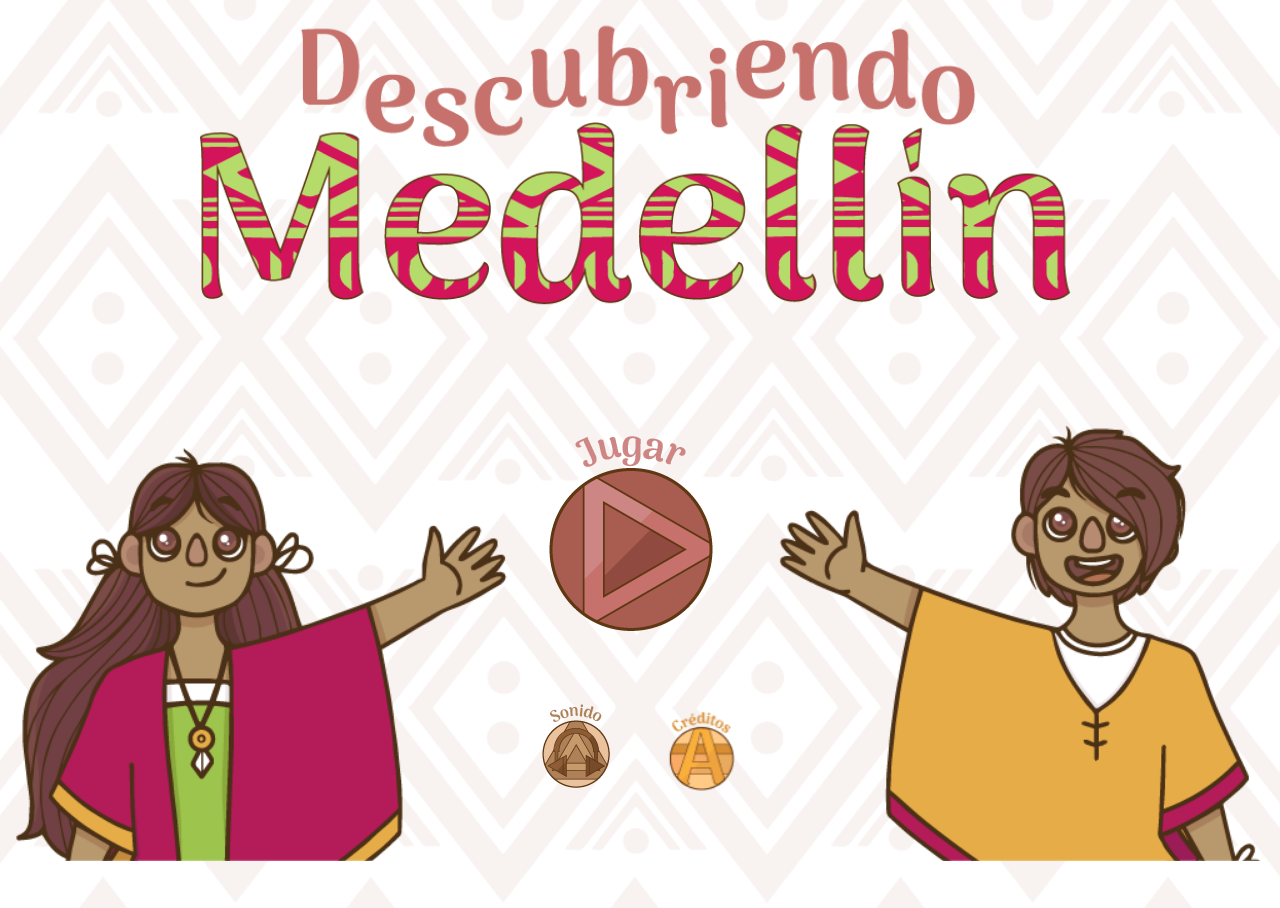
<file: index.html>
<!DOCTYPE html>
<html lang="en">

<head>
    <meta charset="UTF-8">
    <meta name="viewport" content="width=device-width, initial-scale=1.0">
    <meta http-equiv="X-UA-Compatible" content="ie=edge">
    <title>Descubriendo Medellín</title>
    <link rel="stylesheet" href="css/adivina.css">
    <link rel="stylesheet" href="css/concentrate.css">
    <link rel="stylesheet" href="css/puzzle.css">
    <link rel="stylesheet" href="https://cdnjs.cloudflare.com/ajax/libs/animate.css/3.7.2/animate.min.css">
</head>

<body>

    <section class="backgroundInitial" id="intro0" >
        <div class="nameApp">
            <img src="img/Título.png" class="titule"></img>
        </div>
        <div>
            <img src="img/Niños_inicio.png" class="childrens"></img>
            <input type="image" src="img/Jugar_btn.png" class="playPrincipal" onclick="changePage('section_intro1','intro0')"></input>
        </div>
        <div>
            <input type="image" id="sonido_intro0" src="img/sonido_btn.png" class="musicPrincipal" onclick="StartOrStop(this)" value="On"></input>
            <input type="image" src="img/Créditos_btn.png" class="creditsPrincipal" onclick="changePage('creditos','intro0')"></input>
        </div>
    </section>


    <section class="intro1Screen ocultar" id="section_intro1">
        <div id="intro2">
            <img src="img/intro1.png" alt="">
        </div>
        <div id="div2de3">
            <img src="img/1de3.png" alt="">
        </div>
     
        <div id="divSoundBtnIntro2">
            <input id="soundBtnIntro2" type="image" src="img/btnSonidoIntro2.png" alt="Submit" class="button removeBorder"
            onclick="StartOrStop(this)" value="On">
        </div>

        <div id="divContinueBtnIntro2">
            <input id="continueBtnIntro2" type="image" src="img/btnSeguir.png" alt="Submit" class="button removeBorder" onclick="changePage('intro2Screen','section_intro1')">
        </div>
        <div id="divAtrasBtnIntro2">
            <input id="atrasBtnIntro2" type="image" src="img/btnAtras.png" alt="Submit" class="button removeBorder" onclick="changePage('intro0','section_intro1')">
        </div>

    </section>



    <section id="intro2Screen" class="ocultar">

        <div id="intro2">
            <img src="img/intro2.png" alt="">
        </div>
        <div id="div2de3">
            <img src="img/2de3.png" alt="">
        </div>
        <div id="divHomeBtnIntro2">
            <input id="homeBtnIntro2" type="image" src="img/btnHome.png" alt="Submit" class="button removeBorder" onclick="changePage('intro0','intro2Screen')">
        </div>
        <div id="divSoundBtnIntro2">
            <input id="soundBtnIntro2" type="image" src="img/btnSonidoIntro2.png" alt="Submit" class="button removeBorder"
            onclick="StartOrStop(this)" value="On">
        </div>

        <div id="divContinueBtnIntro2">
            <input id="continueBtnIntro2" type="image" src="img/btnSeguir.png" alt="Submit" class="button removeBorder" onclick="changePage('intro3Screen','intro2Screen')">
        </div>
        <div id="divAtrasBtnIntro2">
            <input id="atrasBtnIntro2" type="image" src="img/btnAtras.png" alt="Submit" class="button removeBorder" onclick="changePage('section_intro1','intro2Screen')">
        </div>


    </section>

    <section id="intro3Screen" class="ocultar">
        <div id="divHomeBtnIntro2">
            <input id="homeBtnIntro2" type="image" src="img/btnHome.png" alt="Submit" class="button"onclick="changePage('intro0','intro3Screen')">
        </div>
        <div id="intro3">
            <img src="img/intro3.png" alt="">
        </div>
        <div id="div2de3">
            <img src="img/3de3.png" alt="">
        </div>
        <div id="divAtrasBtnIntro2">
            <input id="atrasBtnIntro2" type="image" src="img/btnAtras.png" alt="Submit" class="button removeBorder" onclick="changePage('intro2Screen','intro3Screen')">
        </div>

        <div id="divSoundBtnIntro3">
            <input id="soundBtnIntro3" type="image" src="img/btnSonidoIntro2.png" alt="Submit" class="button removeBorder"
                onclick="">
        </div>

        <div id="divContinueBtnIntro3">
            <input id="continueBtnIntro3" type="image" src="img/btnSeguir.png" alt="Submit" class="button removeBorder" onclick="changePage('elegir_juego','intro3Screen')">
        </div>

    </section>

    <section class="elegir_juego  ocultar" id="elegir_juego">
        <span class="btn_home"></span>
        <span class="btn_on"></span>
        <img src="img/escoger_txt.png" id="escoger_text" alt="">
        <img src="img/palabras_bt.png" id="btn_palabras" class = "btns_menu"alt="" onclick="changePage('mainScreen_hangMan','elegir_juego')">
        <img src="img/concentrate_bt.png" id="btn_concentrate" class = "btns_menu"alt="" onclick="changePage('0','elegir_juego')">
        <img src="img/rompecabezas_bt.png" id="btn_rompecabezas" class = "btns_menu"alt="" onclick="changeHTML()">
</section>

    <section class="creditos ocultar" id="creditos">
        <span class="texto_creditos"></span>
        <img src="img/Créditos/Niños_creditos.png" alt="">
        <!-- <span class="atras_creditos"></span>
        <span class="sonido_creditos"></span> -->
        <img src="img/volver_bt.png" alt="" class="atras_creditos" onclick="changePage('intro0','creditos')">
        <img src="img/on_bt.png" alt="" class="sonido_creditos" >
    </section>

    <!-- Adivina beginning -->
    <section id="mainScreen_hangMan" class="ocultar">

        <div id="titleWithText">
            <img src="img/adivinaCerroTitle.png" alt="">
        </div>

        <div id="mainCharacter">
            <img src="img/indi_p.png" alt="">
        </div>

        <div id="tutorialPalabras">
            <img src="img/minitutorial_palabras.gif" alt="">
        </div>

        <div id="divPlayBtn">
            <input id="playHangmanBtn" type="image" src="img/btnJugar.png" alt="Submit" class="button removeBorder"
                onclick="changePage('gameScreen_hangMan', 'mainScreen_hangMan')">
        </div>

        <div id="divBackBtn">
            <input id="backBtnHangman" type="image" src="img/btnAtras.png" alt="Submit" class="button removeBorder" onclick="changePage('elegir_juego', 'mainScreen_hangMan')">
        </div>

        <div id="divSoundBtn">
            <input id="btnSonidoOnMainHang" type="image" src="img/btnSonidoOn.png" alt="Submit" class="button removeBorder"
                onclick="StartOrStop(this)" value="On">
        </div>

        <div id="divHomeBtn">
            <input id="HomeBtnHangman" type="image" src="img/btnHome.png" alt="Submit" class="button removeBorder" onclick="">
        </div>

    </section>

    <section id="gameOverScreen_hangMan" class="ocultar">

        <div id="gameOverTitleHangman">
            <img src="img/perdisteAdivina.png" alt="">
        </div>

        <div id="mainCharacterGameOver" class="mainCharacterIndi">
            <img src="img/indi.png" alt="">
        </div>

        <div id="divPlayAgainBtnGameOver">
            <input id="playAgainHangmanBtn" type="image" src="img/btnReintentarlo.png" alt="Submit" class="button removeBorder"
                onclick="playAgain('2');">
        </div>

        <div id="divBackBtnHangManGameOver">
            <input id="backBtnHangmanGameOver" type="image" src="img/btnHome.png" alt="Submit" class="button removeBorder"
                onclick="backToMenuEndGame('2');">
        </div>

        <div id="divSoundBtnHangManGameOver">
            <input id="soundBtnHangmanGameOver" type="image" src="img/btnSonidoOn.png" alt="Submit" class="button removeBorder"
                onclick="StartOrStop(this)" value="On">
        </div>

    </section>

    <section id="gameWonScreen_hangMan" class="ocultar">

        <div id="gameWonTitleHangman">
            <img src="img/ganasteAdivina.png" alt="">
        </div>

        <div id="mainCharacterGameWon" class="mainCharacterIndi">
            <img src="img/indi.png" alt="">
        </div>

        <div id="divPlayAgainBtnGameWon">
            <input id="playAgainHangmanBtnGameWon" type="image" src="img/btnReintentarlo.png" alt="Submit"
                class="button removeBorder" onclick="playAgain('3');">
        </div>

        <div id="divBackBtnHangManGameWon">
            <input id="backBtnHangmanGameWon" type="image" src="img/btnHome.png" alt="Submit" class="button removeBorder"
                onclick="backToMenuEndGame('3')">
        </div>

        <div id="divSoundBtnHangManGameWon">
            <input id="soundBtnHangmanGameWon" type="image" src="img/btnSonidoOn.png" alt="Submit" class="button removeBorder"
                onclick="StartOrStop(this)" value="On">
        </div>
    </section>

    <section id="gameScreen_hangMan" class="ocultar">


        <div id="adivinaBackground">
            <img id="imgBackGroundHangmanGame" src="img/adivinaBackground.png" alt="">
        </div>

        <div id="tltPalabras">
            <img src="img/tltPalabrasHangman.png" alt="">
        </div>

        <div id="btnHomeHangman">
            <input type="image" src="img/btnHome.png" alt="Submit" class="button removeBorder"
                onclick="changePage('intro0', 'gameScreen_hangMan')">
        </div>

        <div id="btnSoundHangman">
            <input id="btnSonidoOnGameHangMan" type="image" src="img/btnSoundOnHangman.png" alt="Submit" class="button removeBorder"
                onclick="StartOrStop(this)" value="On">
        </div>

        <div id="eclipseHangman">
            <img src="img/eclipse.png" alt="">
        </div>

        <div id="sunPathHangman">
            <img src="img/movimiento_sol.png" alt="">
        </div>
        <div id="sunHangman">
            <img src="img/sol.png" alt="">
        </div>
        <div id="moonPathHangman">
            <img src="img/movimiento_luna.png" alt="">
        </div>
        <div id="moonHangman">
            <img src="img/luna.png" alt="">
        </div>
        <div id="usedLettersHangman">
            <img src="img/barra_letrasusadas.png" alt="">
        </div>
        <div id="topicBarHangman">
            <img id="level" src="img/level1.png" alt="">
        </div>

        <div id="letraQ">
            <input id="letterQ" type="image" src="img/letraQ.png" alt="Submit" class="button removeBorder"
                onclick="selectLetter('q');">
        </div>
        <div id="letraW">
            <input id="letterW" type="image" src="img/letraW.png" alt="Submit" class="button removeBorder"
                onclick="selectLetter('w');">
        </div>
        <div id="letraE">
            <input id="letterE" type="image" src="img/letraE.png" alt="Submit" class="button removeBorder"
                onclick="selectLetter('e');">
        </div>
        <div id="letraR">
            <input id="letterR" type="image" src="img/letraR.png" alt="Submit" class="button removeBorder"
                onclick="selectLetter('r');">
        </div>
        <div id="letraT">
            <input id="letterT" type="image" src="img/letraT.png" alt="Submit" class="button removeBorder"
                onclick="selectLetter('t');">
        </div>
        <div id="letraY">
            <input id="letterY" type="image" src="img/letraY.png" alt="Submit" class="button removeBorder"
                onclick="selectLetter('y');">
        </div>
        <div id="letraU">
            <input id="letterU" type="image" src="img/letraU.png" alt="Submit" class="button removeBorder"
                onclick="selectLetter('u');">
        </div>
        <div id="letraI">
            <input id="letterI" type="image" src="img/letraI.png" alt="Submit" class="button removeBorder"
                onclick="selectLetter('i');">
        </div>
        <div id="letraO">
            <input id="letterO" type="image" src="img/letraO.png" alt="Submit" class="button removeBorder"
                onclick="selectLetter('o');">
        </div>
        <div id="letraP">
            <input id="letterP" type="image" src="img/letraP.png" alt="Submit" class="button removeBorder"
                onclick="selectLetter('p');">
        </div>
        <div id="letraA">
            <input id="letterA" type="image" src="img/letraA.png" alt="Submit" class="button removeBorder"
                onclick="selectLetter('a');">
        </div>
        <div id="letraS">
            <input id="letterS" type="image" src="img/letraS.png" alt="Submit" class="button removeBorder"
                onclick="selectLetter('s');">
        </div>
        <div id="letraD">
            <input id="letterD" type="image" src="img/letraD.png" alt="Submit" class="button removeBorder"
                onclick="selectLetter('d');">
        </div>
        <div id="letraF">
            <input id="letterF" type="image" src="img/letraF.png" alt="Submit" class="button removeBorder"
                onclick="selectLetter('f');">
        </div>
        <div id="letraG">
            <input id="letterG" type="image" src="img/letraG.png" alt="Submit" class="button removeBorder"
                onclick="selectLetter('g');">
        </div>
        <div id="letraH">
            <input id="letterH" type="image" src="img/letraH.png" alt="Submit" class="button removeBorder"
                onclick="selectLetter('h');">
        </div>
        <div id="letraJ">
            <input id="letterJ" type="image" src="img/letraJ.png" alt="Submit" class="button removeBorder"
                onclick="selectLetter('j');">
        </div>
        <div id="letraK">
            <input id="letterK" type="image" src="img/letraK.png" alt="Submit" class="button removeBorder"
                onclick="selectLetter('k');">
        </div>
        <div id="letraL">
            <input id="letterL" type="image" src="img/letraL.png" alt="Submit" class="button removeBorder"
                onclick="selectLetter('l');">
        </div>
        <div id="letraNN">
            <input id="letterNN" type="image" src="img/letraNN.png" alt="Submit" class="button removeBorder"
                onclick="selectLetter('ñ');">
        </div>
        <div id="letraZ">
            <input id="letterZ" type="image" src="img/letraZ.png" alt="Submit" class="button removeBorder"
                onclick="selectLetter('z');">
        </div>
        <div id="letraX">
            <input id="letterX" type="image" src="img/letraX.png" alt="Submit" class="button removeBorder"
                onclick="selectLetter('x');">
        </div>
        <div id="letraC">
            <input id="letterC" type="image" src="img/letraC.png" alt="Submit" class="button removeBorder"
                onclick="selectLetter('c');">
        </div>
        <div id="letraV">
            <input id="letterV" type="image" src="img/letraV.png" alt="Submit" class="button removeBorder"
                onclick="selectLetter('v');">
        </div>
        <div id="letraB">
            <input id="letterB" type="image" src="img/letraB.png" alt="Submit" class="button removeBorder"
                onclick="selectLetter('b');">
        </div>
        <div id="letraN">
            <input id="letterN" type="image" src="img/letraN.png" alt="Submit" class="button removeBorder"
                onclick="selectLetter('n');">
        </div>
        <div id="letraM">
            <input id="letterM" type="image" src="img/letraM.png" alt="Submit" class="button removeBorder"
                onclick="selectLetter('m');">
        </div>



        <section id="wordAburraes">
            <img id="imgWordaburraes" src="img/palabraAburraes.png" alt="" class="ocultarLetter">
            <img id="aburraes_a1" src="img/letterA.png" alt="" class="ocultarLetter">
            <img id="aburraes_a2" src="img/atilde.png" alt="" class="ocultarLetter">
            <img id="aburraes_b" src="img/letterB.png" alt="" class="ocultarLetter">
            <img id="aburraes_u" src="img/letterU.png" alt="" class="ocultarLetter">
            <img id="aburraes_r1" src="img/letterR.png" alt="" class="ocultarLetter">
            <img id="aburraes_r2" src="img/letterR.png" alt="" class="ocultarLetter">
            <img id="aburraes_e" src="img/letterE.png" alt="" class="ocultarLetter">
            <img id="aburraes_s" src="img/letterS.png" alt="" class="ocultarLetter">
        </section>

        <section id="wordAltura" class="">
            <img id="imgWordaltura" src="img/palabraAltura.png" alt="" class="ocultarLetter">
            <img id="altura_a1" src="img/letterA.png" alt="" class="ocultarLetter">
            <img id="altura_l" src="img/letterL.png" alt="" class="ocultarLetter">
            <img id="altura_t" src="img/letterT.png" alt="" class="ocultarLetter">
            <img id="altura_u" src="img/letterU.png" alt="" class="ocultarLetter">
            <img id="altura_r" src="img/letterR.png" alt="" class="ocultarLetter">
            <img id="altura_a2" src="img/letterA.png" alt="" class="ocultarLetter">
        </section>

        <section id="wordceremoniales">
            <img id="imgWordceremoniales" src="img/palabraCeremoniales.png" alt="" class="ocultarLetter">
            <img id="ceremoniales_c" src="img/letterC.png" alt="" class="ocultarLetter">
            <img id="ceremoniales_e1" src="img/letterE.png" alt="" class="ocultarLetter">
            <img id="ceremoniales_r" src="img/letterR.png" alt="" class="ocultarLetter">
            <img id="ceremoniales_e2" src="img/letterE.png" alt="" class="ocultarLetter">
            <img id="ceremoniales_m" src="img/letterM.png" alt="" class="ocultarLetter">
            <img id="ceremoniales_o" src="img/letterO.png" alt="" class="ocultarLetter">
            <img id="ceremoniales_n" src="img/letterN.png" alt="" class="ocultarLetter">
            <img id="ceremoniales_i" src="img/letterI.png" alt="" class="ocultarLetter">
            <img id="ceremoniales_a" src="img/letterA.png" alt="" class="ocultarLetter">
            <img id="ceremoniales_l" src="img/letterL.png" alt="" class="ocultarLetter">
            <img id="ceremoniales_e3" src="img/letterE.png" alt="" class="ocultarLetter">
            <img id="ceremoniales_s" src="img/letterS.png" alt="" class="ocultarLetter">

        </section>


        <section id="wordCerro">
            <img id="imgWordcerro" src="img/palabraCerro.png" alt="" class="ocultarLetter">
            <img id="cerro_c" src="img/letterC.png" alt="" class="ocultarLetter">
            <img id="cerro_e" src="img/letterE.png" alt="" class="ocultarLetter">
            <img id="cerro_r1" src="img/letterR.png" alt="" class="ocultarLetter">
            <img id="cerro_r2" src="img/letterR.png" alt="" class="ocultarLetter">
            <img id="cerro_o" src="img/letterO.png" alt="" class="ocultarLetter">
        </section>

        <section id="wordIndi">
            <img id="imgWordindi" src="img/palabraIndi.png" alt="" class="ocultarLetter">
            <img id="indi_i1" src="img/letterI.png" alt="" class="ocultarLetter">
            <img id="indi_n" src="img/letterN.png" alt="" class="ocultarLetter">
            <img id="indi_d" src="img/letterD.png" alt="" class="ocultarLetter">
            <img id="indi_i2" src="img/letterI.png" alt="" class="ocultarLetter">
        </section>

        <section id="wordKila">
            <img id="imgWordkila" src="img/palabraKila.png" alt="" class="ocultarLetter">
            <img id="kila_k" src="img/letterK.png" alt="" class="ocultarLetter">
            <img id="kila_i" src="img/letterI.png" alt="" class="ocultarLetter">
            <img id="kila_l" src="img/letterL.png" alt="" class="ocultarLetter">
            <img id="kila_a" src="img/letterA.png" alt="" class="ocultarLetter">
        </section>

        <section id="wordMedellin">
            <img id="imgWordmedellin" src="img/palabraMedellin.png" alt="" class="ocultarLetter">
            <img id="medellin_m" src="img/letterM.png" alt="" class="ocultarLetter">
            <img id="medellin_e1" src="img/letterE.png" alt="" class="ocultarLetter">
            <img id="medellin_d" src="img/letterD.png" alt="" class="ocultarLetter">
            <img id="medellin_e2" src="img/letterE.png" alt="" class="ocultarLetter">
            <img id="medellin_l1" src="img/letterL.png" alt="" class="ocultarLetter">
            <img id="medellin_l2" src="img/letterL.png" alt="" class="ocultarLetter">
            <img id="medellin_i" src="img/itilde.png" alt="" class="ocultarLetter">
            <img id="medellin_n" src="img/letterN.png" alt="" class="ocultarLetter">
        </section>

        <section id="wordPrimavera">
            <img id="imgWordprimavera" src="img/palabraPrimavera.png" alt="" class="ocultarLetter">
            <img id="primavera_p" src="img/letterP.png" alt="" class="ocultarLetter">
            <img id="primavera_r1" src="img/letterR.png" alt="" class="ocultarLetter">
            <img id="primavera_i" src="img/letterI.png" alt="" class="ocultarLetter">
            <img id="primavera_m" src="img/letterM.png" alt="" class="ocultarLetter">
            <img id="primavera_a1" src="img/letterA.png" alt="" class="ocultarLetter">
            <img id="primavera_v" src="img/letterV.png" alt="" class="ocultarLetter">
            <img id="primavera_e" src="img/letterE.png" alt="" class="ocultarLetter">
            <img id="primavera_r2" src="img/letterR.png" alt="" class="ocultarLetter">
            <img id="primavera_a2" src="img/letterA.png" alt="" class="ocultarLetter">
        </section>

        <section id="wordValledeaburra">
            <img id="imgWordvalledeaburra" src="img/palabraValleDeAburra.png" alt="" class="ocultarLetter">
            <img id="valledeaburra_v" src="img/letterV.png" alt="" class="ocultarLetter">
            <img id="valledeaburra_a1" src="img/letterA.png" alt="" class="ocultarLetter">
            <img id="valledeaburra_l1" src="img/letterL.png" alt="" class="ocultarLetter">
            <img id="valledeaburra_l2" src="img/letterL.png" alt="" class="ocultarLetter">
            <img id="valledeaburra_e1" src="img/letterE.png" alt="" class="ocultarLetter">
            <img id="valledeaburra_d" src="img/letterD.png" alt="" class="ocultarLetter">
            <img id="valledeaburra_e2" src="img/letterE.png" alt="" class="ocultarLetter">
            <img id="valledeaburra_a2" src="img/letterA.png" alt="" class="ocultarLetter">
            <img id="valledeaburra_b" src="img/letterB.png" alt="" class="ocultarLetter">
            <img id="valledeaburra_u" src="img/letterU.png" alt="" class="ocultarLetter">
            <img id="valledeaburra_r1" src="img/letterR.png" alt="" class="ocultarLetter">
            <img id="valledeaburra_r2" src="img/letterR.png" alt="" class="ocultarLetter">
            <img id="valledeaburra_a3" src="img/atilde.png" alt="" class="ocultarLetter">
        </section>


        <section id="wordTradicional">
            <img id="imgWordtradicional" src="img/palabraTradicional.png" alt="" class="ocultarLetter">
            <img id="tradicional_t" src="img/letterT.png" alt="" class="ocultarLetter">
            <img id="tradicional_r" src="img/letterR.png" alt="" class="ocultarLetter">
            <img id="tradicional_a1" src="img/letterA.png" alt="" class="ocultarLetter">
            <img id="tradicional_d" src="img/letterD.png" alt="" class="ocultarLetter">
            <img id="tradicional_i1" src="img/letterI.png" alt="" class="ocultarLetter">
            <img id="tradicional_c" src="img/letterC.png" alt="" class="ocultarLetter">
            <img id="tradicional_i2" src="img/letterI.png" alt="" class="ocultarLetter">
            <img id="tradicional_o" src="img/letterO.png" alt="" class="ocultarLetter">
            <img id="tradicional_n" src="img/letterN.png" alt="" class="ocultarLetter">
            <img id="tradicional_a2" src="img/letterA.png" alt="" class="ocultarLetter">
            <img id="tradicional_l" src="img/letterL.png" alt="" class="ocultarLetter">
        </section>

        


        <div id="containerWrongLetters">
            <div id="container2">
            </div>
        </div>


    </section>

    <!-- <section>
        <iframe src="https://crackmayo.github.io/PalabrasCruzadas/" width="1024" height="768" frameborder="0" ></iframe>
    </section> -->

    <!-- Adivina Ending -->


    <!-- CONCENTRATE -->
    <!-- <section id="0" class="concentrate ocultar "> -->
        <!-- <span class="killa_intro"></span> -->
        <!-- INTRO -->
        <section id="0" class="intro ocultar ">
            <!-- <img src="img/kila_c.png" alt="" class="killa_intro">
            <img src="img/minitutorial_concentrate.gif" id="minitutorial">
            <span class="btn_atras"></span>
            <span class="btn_home"></span>
            <span class="btn_on"></span>
            <span class="btn_jugar"></span>
            <span class="concentrate_text"></span> -->
            <div id="titleWithText" class="texto_concentrate">
                <img src="img/concentrate-min.png" alt="">
            </div>
    
            <div id="mainCharacter">
                <img src="img/kila_c.png" alt="">
            </div>
    
            <div id="tutorialPalabras">
                <img src="img/minitutorial_concentrate.gif" alt="">
            </div>
    
            <div id="divPlayBtn">
                <input id="playHangmanBtn" type="image" src="img/btnJugar.png" alt="Submit" class="button removeBorder"
                    onclick="changePage('2', '0')">
            </div>
    
            <div id="divBackBtn">
                <input id="backBtnHangman" type="image" src="img/btnAtras.png" alt="Submit" class="button removeBorder" onclick="changePage('elegir_juego','0')">
            </div>
    
            <div id="divSoundBtn">
                <input id="btnSonidoOnMainHang" type="image" src="img/btnSonidoOn.png" alt="Submit" class="button removeBorder"
                    onclick="StartOrStop(this)" value="On">
            </div>
    
            <div id="divHomeBtn">
                <input id="HomeBtnHangman" type="image" src="img/btnHome.png" alt="Submit" class="button removeBorder" onclick="changePage('intro0','0')">
            </div>
    
        </section>
        <!-- GANAR -->
        <section id="1" class="ganar ocultar ">
            <span class="ganaste "></span>
            <span class="btn_home" onclick="changePage('intro0','1')"></span>
            <img id="killa_ganaste" src="img/kila2.png">
            <span class="btn_on"></span>
            <span class="btn_jugar ganar"onclick="changePage('2','1')"></span>
        </section>
        <!-- PERDER -->
        <!-- <section id="2" class="perder ocultar">
            <span class="perdiste"></span>
            <span class="btn_jugar perder"></span>
        </section> -->
    <!-- </section> -->

    <section id="2" class="ocultar">
        <img src="img/Concentrate/concentrate_titulo.png" id="titulo_juego_concentrate" alt="">
        <!-- <img src="img/Concentrate/home_bt.png" id="boton_home_concentrate" alt="" onclick="changePage('intro0','intro3Screen')">
        <img src="img/Concentrate/on_bt.png" id="boton_on_concentrate" alt="" onclick=""> -->
        <div id="divSoundBtn" class="topbtn">
            <input id="btnSonidoConcentrate" type="image" src="img/btnSonidoOn.png" alt="Submit" class="button removeBorder"
                onclick="StartOrStop(this)" value="On">
        </div>

        <div id="divHomeBtn" class="topbtn">
            <input id="HomeBtnHangman" type="image" src="img/btnHome.png" alt="Submit" class="button removeBorder topbtn" onclick="changePage('intro0','2')">
        </div>
        <img src="img/Concentrate/fondo_concentrate.png" alt="" id="fondo_concentrate">
        <div class="wrap">
            <div class="tarjeta-wrap ">
                <div class="tarjeta tarjeta_reves animated" id="carta_0" onclick="flip(this);"></div>
                <div class="tarjeta tarjeta_reves animated" id="carta_1" onclick="flip(this);"></div>
                <div class="tarjeta tarjeta_reves animated" id="carta_2" onclick="flip(this);"></div>
                <div class="tarjeta tarjeta_reves animated" id="carta_3" onclick="flip(this);"></div>
                <div class="tarjeta tarjeta_reves animated" id="carta_4" onclick="flip(this);"></div>
                <div class="tarjeta tarjeta_reves animated" id="carta_5" onclick="flip(this);"></div>
                <div class="tarjeta tarjeta_reves animated " id="carta_6" onclick="flip(this);"></div>
                <div class="tarjeta tarjeta_reves animated" id="carta_7" onclick="flip(this);"></div>
                <div class="tarjeta tarjeta_reves animated" id="carta_8" onclick="flip(this);"></div>
                <div class="tarjeta tarjeta_reves animated" id="carta_9" onclick="flip(this);"></div>
                <div class="tarjeta tarjeta_reves animated" id="carta_10" onclick="flip(this);"></div>
                <div class="tarjeta tarjeta_reves animated" id="carta_11" onclick="flip(this);"></div>
                <div class="tarjeta tarjeta_reves animated" id="carta_12" onclick="flip(this);"></div>
                <div class="tarjeta tarjeta_reves animated" id="carta_13" onclick="flip(this);"></div>
            </div>

    </section>
    <!-- FIN CONCENTRATE -->

    <!-- Puzzle beginning -->
    <section id="introPuzzle" class="backgroundSection ocultar">
        <div class="BtnInitialhomePuzle">
                <input type="image" src="img/home_bt.png"></input>
        </div>
        <div class="btnInitialSonidoPuzzle">
                <input type="image" src="img/on_bt.png"></input>
        </div>
    <div class="contenTitulePuzzle">
         <img src="img/rompecabezas_txt.png" class="puzzle_text"></img>
    </div>   
    <div class="playInitial">
         <input type="image" src="img/Jugar_btn.png" onclick="changePage('DevelopPuzzle','introPuzzle')"></input>
    </div> 
    <div class="backInitial">
            <input type="image" src="img/volver_bt.png"></input>
    </div>
    <div class="gifPuzzle">
            <img src="img/minitutorial_rompecabezas.gif">
    </div>
    <div class="kilaInitialPuzzle">
        
            <img src="img/kila_r.png" class="kilaInitialPuzzle">
    </div>      

</section>

<section id="GanarPuzzle" class="backgroundSection ocultar">
        <div class="BtnWinhomePuzle">
                <input type="image" src="img/home_bt.png"></input>
        </div>
        <div class="btnWinSonidoPuzzle">
                <input type="image" src="img/on_bt.png"></input>
        </div>
        <div class="textWin">
                <img src="img/ganaste_rompecabezas.png" class="Lose"></img>
                <img src="img/juegaotra_bt.png" class="ubicationButton" onclick="changePage('DevelopPuzzle','GanarPuzzle')"></img>
        </div>
        <div class="kilaWin">
            <img src="img/Kila.png" alt="">
        </div>
    
</section>

<section id="DevelopPuzzle" class="ocultar">
<div class="titulePuzzle">
    <div class="ImgPuzzle">
        <img src="img/rompecabezas_titulo.png">
    </div>            
</div>
<div class="BtnhomePuzle">
        <input type="image" src="img/home_bt.png"></input>
</div>
<div class="btnSonidoPuzzle">
        <input type="image" src="img/on_bt.png"></input>
</div>
<div class="tableGamePuzzle">
    
        <svg width="100%" height="100%" id="entrono">
            <g><image xlink:href="img/imagen1_rompecabezas.png" width="439" height="440" x="40" y="35"></g>
                <g class="padre" id="0"><image xlink:href="img/pieza 1.png" class="movil"></image></g>
                <g class="padre" id="1"><image xlink:href="img/pieza 2.png" class="movil"></image></g>
                <g class="padre" id="2"><image xlink:href="img/pieza 3.png" class="movil"></image></g>
                <g class="padre" id="3"><image xlink:href="img/pieza 4.png" class="movil"></image></g>
                <g class="padre" id="4"><image xlink:href="img/pieza 5.png" class="movil"></image></g>
                <g class="padre" id="5"><image xlink:href="img/pieza 6.png" class="movil"></image></g>
                <g class="padre" id="6"><image xlink:href="img/pieza 7.png" class="movil"></image></g>
                <g class="padre" id="7"><image xlink:href="img/pieza 8.png" class="movil"></image></g>
                <g class="padre" id="8"><image xlink:href="img/pieza 9.png" class="movil"></image></g>
                <g class="padre" id="9"><image xlink:href="img/pieza 10.png" class="movil" ></image></g>
                <g class="padre" id="10"><image xlink:href="img/pieza 11.png" class="movil"></image></g>
                <g class="padre" id="11"><image xlink:href="img/pieza 12.png" class="movil"></image></g>
                <g class="padre" id="12"><image xlink:href="img/pieza 13.png" class="movil"></image></g>
                <g class="padre" id="13"><image xlink:href="img/pieza 14.png" class="movil"></image></g>
                <g class="padre" id="14"><image xlink:href="img/pieza 15.png" class="movil"></image></g>
                <g class="padre" id="15"><image xlink:href="img/pieza 16.png" class="movil"></image></g>
        </svg>
           
</div>
</section>
    <!-- Puzzle ending -->


    <audio id="soundTrack" src="audio/musicadefondo.mp3" autoplay="true" loop="true"></audio>
    <script src="js/main.js"></script>
    <script src="js/concentrate.js"></script>
    <script src="js/adivina.js"></script>
</body>

</html>
</file>
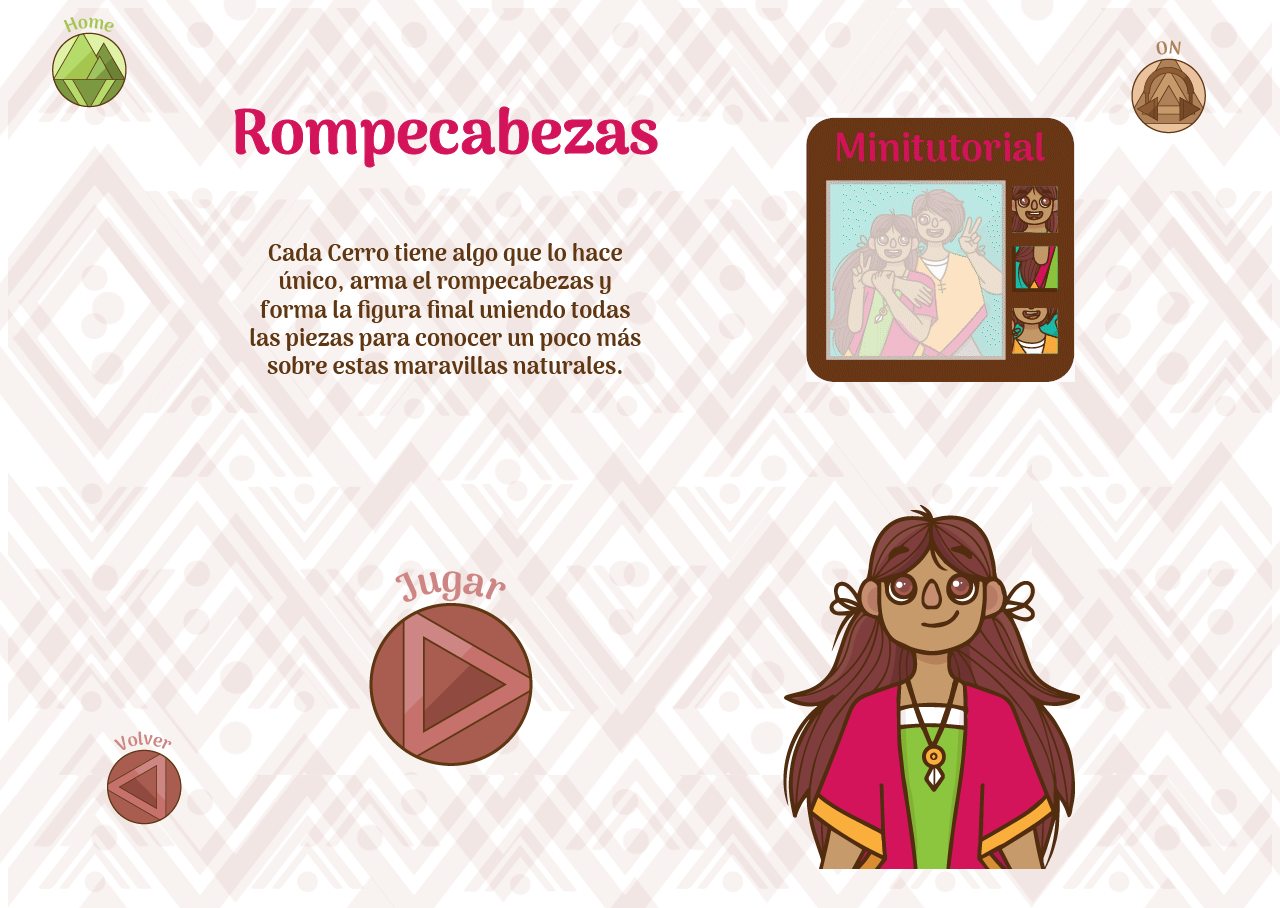
<file: puzzle.html>
<!DOCTYPE html>
<html lang="en">
<head>
    <meta charset="UTF-8">
    <meta name="viewport" content="width=device-width, initial-scale=1.0">
    <meta http-equiv="X-UA-Compatible" content="ie=edge">
    <title>Document</title>
    <link rel="stylesheet" href="css/puzzle.css">
    <link rel="stylesheet" href="css/adivina.css">
    <link rel="stylesheet" href="css/concentrate.css">
</head>
<body>
    
    <section id="introPuzzle" class="backgroundSection ">
        <div class="BtnInitialhomePuzle">
                <input type="image" src="img/home_bt.png"></input>
        </div>
        <div class="btnInitialSonidoPuzzle">
                <input type="image" src="img/on_bt.png"></input>
        </div>
    <div class="contenTitulePuzzle">
         <img src="img/rompecabezas_txt.png" class="puzzle_text"></img>
    </div>   
    <div class="playInitial">
         <input type="image" src="img/Jugar_btn.png" onclick="changePage('DevelopPuzzle','introPuzzle')"></input>
    </div> 
    <div class="backInitial">
            <input type="image" src="img/volver_bt.png"></input>
    </div>
    <div class="gifPuzzle">
            <img src="img/minitutorial_rompecabezas.gif">
    </div>
    <div class="kilaInitialPuzzle">
        
            <img src="img/kila_r.png" class="kilaInitialPuzzle">
    </div>      

</section>

<section id="GanarPuzzle" class="backgroundSection ocultar">
        <div class="BtnWinhomePuzle">
                <input type="image" src="img/home_bt.png"></input>
        </div>
        <div class="btnWinSonidoPuzzle">
                <input type="image" src="img/on_bt.png"></input>
        </div>
        <div class="textWin">
                <img src="img/ganaste_rompecabezas.png" class="Lose"></img>
                <img src="img/juegaotra_bt.png" class="ubicationButton" onclick="changePage('DevelopPuzzle','GanarPuzzle')"></img>
        </div>
        <div class="kilaWin">
            <img src="img/Kila.png" alt="">
        </div>
    
</section>

<section id="DevelopPuzzle" class="ocultar">
<div class="titulePuzzle">
    <div class="ImgPuzzle">
        <img src="img/rompecabezas_titulo.png">
    </div>            
</div>
<div class="BtnhomePuzle">
        <input type="image" src="img/home_bt.png"></input>
</div>
<div class="btnSonidoPuzzle">
        <input type="image" src="img/on_bt.png"></input>
</div>
<div class="tableGamePuzzle">
    
        <svg width="100%" height="100%" id="entrono">
            <g><image xlink:href="img/imagen1_rompecabezas.png" width="439" height="440" x="40" y="35"></g>
                <g class="padre" id="0"><image xlink:href="img/pieza 1.png" class="movil"></image></g>
                <g class="padre" id="1"><image xlink:href="img/pieza 2.png" class="movil"></image></g>
                <g class="padre" id="2"><image xlink:href="img/pieza 3.png" class="movil"></image></g>
                <g class="padre" id="3"><image xlink:href="img/pieza 4.png" class="movil"></image></g>
                <g class="padre" id="4"><image xlink:href="img/pieza 5.png" class="movil"></image></g>
                <g class="padre" id="5"><image xlink:href="img/pieza 6.png" class="movil"></image></g>
                <g class="padre" id="6"><image xlink:href="img/pieza 7.png" class="movil"></image></g>
                <g class="padre" id="7"><image xlink:href="img/pieza 8.png" class="movil"></image></g>
                <g class="padre" id="8"><image xlink:href="img/pieza 9.png" class="movil"></image></g>
                <g class="padre" id="9"><image xlink:href="img/pieza 10.png" class="movil" ></image></g>
                <g class="padre" id="10"><image xlink:href="img/pieza 11.png" class="movil"></image></g>
                <g class="padre" id="11"><image xlink:href="img/pieza 12.png" class="movil"></image></g>
                <g class="padre" id="12"><image xlink:href="img/pieza 13.png" class="movil"></image></g>
                <g class="padre" id="13"><image xlink:href="img/pieza 14.png" class="movil"></image></g>
                <g class="padre" id="14"><image xlink:href="img/pieza 15.png" class="movil"></image></g>
                <g class="padre" id="15"><image xlink:href="img/pieza 16.png" class="movil"></image></g>
        </svg>
           
</div>
</section>
<!-- Puzzle ending -->



<script src="js/main.js"></script>    
</body>
</html>
</file>
<file: css/adivina.css>
section{
    width:auto;
    height:auto;
    /* border:1px solid black; */

    /* max-width: 50%;
    height: auto; */

 
    /* display: block; */
    justify-content: center;
    align-items: center;
    max-width: 100%;
    height: auto;

  }

  html, body{
    background-position: center;
    overflow:hidden; 
    background-attachment: fixed;
    background-size: cover;
    background-repeat: no-repeat;
    height: 100%;
}
  

.ocultar{
    display:none;
}

#mainScreen_hangMan{

    margin: 0;
    padding: 0;
    height: 100%;
    /* background-image: url('../img/background.png'); */
    background-position: center;
    overflow:hidden; 
    background-attachment: fixed;
    background-size: cover;
    background-repeat: no-repeat; 
}

#titleWithText{
    position: absolute;
    top: 17%;
    left: 18%;
}

#mainCharacter{
    position: absolute;
    top: 58%;
    left: 63%;
}

#tutorialPalabras{
    position: absolute;
    top: 13%;
    left: 63%;
}
#divPlayBtn{
    position: absolute;
    top: 63%;
    left: 27%;
}

#divBackBtn{
    position: absolute;
    top: 84%;
    left: 2%;
}

#divSoundBtn{
    position: absolute;
    top: 4%;
    left: 90%;
}

#HomeBtnHangman{
    position: absolute;
    top: 4%;
    left: 2%;
}



#gameOverScreen_hangMan{
    margin: 0;
    padding: 0;
    height: 100%;
    /* background-image: url('../img/background.png'); */
    background-position: center;
    overflow:hidden; 
    background-attachment: fixed;
    background-size: cover;
    background-repeat: no-repeat; 
    
    
    
}

#gameOverTitleHangman{

    position: absolute;
    top: 10%;
    left: 13%;
}

.mainCharacterIndi{
    position: absolute;
    top: 32%;
    left: 73%;
}

#divPlayAgainBtnGameOver{
    position: absolute;
    top: 69%;
    left: 37.5%;
}

#divBackBtnHangManGameOver{
    position: absolute;
    top: 2%;
    left: 2%;
}

#divSoundBtnHangManGameOver{
    position: absolute;
    top: 2%;
    left: 90%;
}

#gameWonScreen_hangMan{
    margin: 0;
    padding: 0;
    height: 100%;
    /* background-image: url('../img/background.png'); */
    background-position: center;
    overflow:hidden; 
    background-attachment: fixed;
    background-size: cover;
    background-repeat: no-repeat; 
}

#gameWonTitleHangman{
    position: absolute;
    top: 10%;
    left: 13%;
}

#divPlayAgainBtnGameWon{

    position: absolute;
    top: 71%;
    left: 37.5%
}

#divBackBtnHangManGameWon{
    position: absolute;
    top: 2%;
    left: 2%;
}

#divSoundBtnHangManGameWon{
    position: absolute;
    top: 2%;
    left: 90%;
}

#intro2Screen{
    margin: 0;
    padding: 0;
    height: 100%;
    /* background-image: url('../img/background.png'); */
    background-position: center;
    overflow:hidden; 
    background-attachment: fixed;
    background-size: cover;
    background-repeat: no-repeat; 
}

#intro2{
    position: absolute;
    top: 34%;
    left: 21%;
}

#div2de3{
    position: absolute;
    top: 92%;
    left: 48%;
}

#divAtrasBtnIntro2{
    position: absolute;
    top: 82%;
    left: 2%;
}
#divSoundBtnIntro2{
    position: absolute;
    top: 2%;
    left: 90%;
}
#divHomeBtnIntro2{
    position: absolute;
    top: 2%;
    left: 2%;
}

#divContinueBtnIntro2{

    position: absolute;
    top: 82%;
    left: 90%;
}

#intro3Screen{
    margin: 0;
    padding: 0;
    height: 100%;
    /* background-image: url('../img/background.png'); */
    background-position: center;
    overflow:hidden; 
    background-attachment: fixed;
    background-size: cover;
    background-repeat: no-repeat; 
}

#intro3{
    position: absolute;
    top: 34%;
    left: 20.5%;
}

#divSoundBtnIntro3{
    position: absolute;
    top: 2%;
    left: 90%;
}

#divContinueBtnIntro3{

    position: absolute;
    top: 82%;
    left: 90%;
}


#gameScreen_hangMan{
    margin: 0;
    padding: 0;
    height: 100%;
    /* background-image: url('../img/background.png'); */
    background-position: center;
    overflow:hidden; 
    background-attachment: fixed;
    background-size: cover;
    background-repeat: no-repeat; 
}

#adivinaBackground{
    position: absolute;
    top: 14%;
    left: 10%;
    height: 50%;
    width: 80%;
    
}

#imgBackGroundHangmanGame{
    height: 150%;
    width: 100%;
    
}

#tltPalabras{
  
    position: absolute;
    top: 1%;
    left: 25%;
}



#btnHomeHangman{
    position: absolute;
    top: 1%;
    left: 1%;
}

#btnSoundHangman{
    position: absolute;
    top: 1%;
    left: 92%;
}


#eclipseHangman{

    position: absolute;
    top: 15%;
    left: 46%;
}

#sunPathHangman{

    position: absolute;
    top: 21.4%;
    left: 22.5%;
}

#sunHangman{
    position: absolute;
    top: 15%;
    left: 13%; 
}

#moonPathHangman{
    position: absolute;
    top: 21.4%;
    left: 55.5%;
}

#moonHangman{
    position: absolute;
    top: 16%;
    left: 79%;
}

#usedLettersHangman{
    position: absolute;
    top: 48.5%;
    left: 14.5%; 
}

#topicBarHangman{
    
    
    margin-top: -36%;    
}

#level{
    position: absolute;
    top: 81%;
    left: 79%; 
}



#letraQ{
    position: absolute;
    top: 60.5%;
    left: 25.5%; 
}
    

#letraW{
    position: absolute;
    top: 60.5%;
    left: 30.5%; 
}
#letraE{
    position: absolute;
    top: 60.5%;
    left: 35.5%; 
}
#letraR{
    position: absolute;
    top: 60.5%;
    left: 40.5%; 
}
#letraT{
    position: absolute;
    top: 60.5%;
    left: 45.5%;  
}
#letraY{
    position: absolute;
    top: 60.5%;
    left: 50.5%;  
}
#letraU{
    position: absolute;
    top: 60.5%;
    left: 55.5%;  
}
#letraI{
    position: absolute;
    top: 60.5%;
    left: 60.5%; 
}
#letraO{
    position: absolute;
    top: 60.5%;
    left: 65.5%; 
}
#letraP{
    position: absolute;
    top: 60.5%;
    left: 70.5%;  
}


#letraA{
    position: absolute;
    top: 69%;
    left: 25.5%;  
}
#letraS{
    position: absolute;
    top: 69%;
    left: 30.5%;  
}
#letraD{
    position: absolute;
    top: 69%;
    left: 35.5%; 
}
#letraF{
    position: absolute;
    top: 69%;
    left: 40.5%; 
}
#letraG{
    position: absolute;
    top: 69%;
    left: 45.5%; 
}
#letraH{
    position: absolute;
    top: 69%;
    left: 50.5%; 
}
#letraJ{
    position: absolute;
    top: 69%;
    left: 55.5%;  
}
#letraK{
    position: absolute;
    top: 69%;
    left: 60.5%;  
}
#letraL{
    position: absolute;
    top: 69%;
    left: 65.5%; 
}
#letraNN{
    position: absolute;
    top: 69%;
    left: 70.5%; 
}

#letraZ{
    position: absolute;
    top: 77%;
    left: 33.1%;
}
#letraX{
    position: absolute;
    top: 77%;
    left: 38.1%;
}
#letraC{
    position: absolute;
    top: 77%;
    left: 43.1%;
}
#letraV{
    position: absolute;
    top: 77%;
    left: 48.1%; 
}
#letraB{
    position: absolute;
    top: 77%;
    left: 53.1%; 
}
#letraN{
    position: absolute;
    top: 77%;
    left: 58.1%;
}
#letraM{
    position: absolute;
    top: 77%;
    left: 63.1%;
}

.sunMovement1{
    transition-property: left;
    transition-duration: 2s;
    left: 19.68% !important;
}

.sunMovement2{
    transition-property: left;
    transition-duration: 2s;
    left: 26.26% !important;
}

.sunMovement3{
    transition-property: left;
    transition-duration: 2s;
    left: 32.84% !important;
}

.sunMovement4{
    transition-property: left;
    transition-duration: 2s;
    left: 39.42% !important;
}

.sunMovement5{
    transition-property: left;
    transition-duration: 2s;
    left: 46% !important;
}

.moonMovement1{
    transition-property: left;
    transition-duration: 2s;
    left: 72.54% !important;
}
.moonMovement2{
    transition-property: left;
    transition-duration: 2s;
    left: 66.08% !important;
}
.moonMovement3{
    transition-property: left;
    transition-duration: 2s;
    left: 59.62% !important;
}
.moonMovement4{
    transition-property: left;
    transition-duration: 2s;
    left: 53.16% !important;
}
.moonMovement5{
    transition-property: left;
    transition-duration: 2s;
    left: 46.7% !important;
}


#wordAburraes{
    position: absolute;
    top: 41.5%;
    left: 35.5%;


}

#imgWordaburraes{
    margin-left: auto;
    margin-right: auto;

}

#aburraes_a1{
    position: absolute;
    top: -180%;
    left: 1.5%; 
}

#aburraes_a2{
    position: absolute;
    top: -210%;
    left: 65%; 
}
#aburraes_b{
    position: absolute;
    top: -180%;
    left: 15%; 
}
#aburraes_u{
    position: absolute;
    top: -180%;
    left: 26.8%; 
}
#aburraes_r1{
    position: absolute;
    top: -180%;
    left: 39.6%; 
}
#aburraes_r2{
    position: absolute;
    top: -180%;
    left: 52.3%; 
}
#aburraes_e{
    position: absolute;
    top: -180%;
    left: 78.6%; 
}
#aburraes_s{
    position: absolute;
    top: -180%;
    left: 91%; 
}

.ocultarLetter{
    display: none !important;
}


#containerWrongLetters{
    display: inline-block;
    position: absolute;
    left: 28%;
    right: auto;
    top: 48.5%;
    width: 100%;   
   
}

#container2{
    left: 10%;
    width: 100%; 

}

.wrongLetters{
   
    
    display: inline-block;
    margin-left: 5%;

}


#imgWordaltura{
    position: absolute;
    top: 41.5%;
    left: 39.3%;

}

#altura_a1{
    position: absolute;
    top: 35.5%;
    left: 39.7%; 
}

#altura_a2{
    position: absolute;
    top: 35.5%;
    left: 59.3%; 

}

#altura_l{
    position: absolute;
    top: 35.5%;
    left: 43.9%; 

}

#altura_t{
    position: absolute;
    top: 35.5%;
    left: 47.7%; 

}
#altura_u{
    position: absolute;
    top: 35.5%;
    left: 51.5%; 
}
#altura_r{
    position: absolute;
    top: 35.5%;
    left: 55.3%; 
}

/* .imgCurrentWord{
    margin-left: auto;
    margin-right: auto;
    display: block;

} */

#imgWordceremoniales{
    position: absolute;
    top: 41.5%;
    left: 27.4%;

}


#ceremoniales_c{
    position: absolute;
    top: 35.5%;
    left: 27.9%;
}
#ceremoniales_e1{
    position: absolute;
    top: 35.5%;
    left: 32%;
}
#ceremoniales_r{
    position: absolute;
    top: 35.5%;
    left: 35.6%;
}
#ceremoniales_e2{
    position: absolute;
    top: 35.5%;
    left: 39.6%;
}
#ceremoniales_m{
    position: absolute;
    top: 35.5%;
    left: 43.2%;
}
#ceremoniales_o{
    position: absolute;
    top: 35.5%;
    left: 47.5%;
}
#ceremoniales_n{
    position: absolute;
    top: 35.5%;
    left: 51.3%;
}
#ceremoniales_i{
    position: absolute;
    top: 35.5%;
    left: 55.8%;
}
#ceremoniales_a{
    position: absolute;
    top: 35.5%;
    left: 59%;
}
#ceremoniales_l{
    position: absolute;
    top: 35.5%;
    left: 63.3%;
}
#ceremoniales_e3{
    position: absolute;
    top: 35.5%;
    left: 67%;
}
#ceremoniales_s{
    position: absolute;
    top: 35.5%;
    left: 70.8%;
}

#imgWordcerro{
    position: absolute;
    top: 41.5%;
    left: 41.3%;

}

#cerro_c{
    position: absolute;
    top: 35.5%;
    left: 41.4%;

}
#cerro_e{
    position: absolute;
    top: 35.5%;
    left: 45.9%;

}
#cerro_r1{
    position: absolute;
    top: 35.5%;
    left: 49.4%;

}
#cerro_r2{
    position: absolute;
    top: 35.5%;
    left: 53.4%;

}
#cerro_o{
    position: absolute;
    top: 35.5%;
    left: 57.6%;

}

#imgWordindi{
    position: absolute;
    top: 41.5%;
    left: 43.2%;

}

#indi_i1{
    position: absolute;
    top: 35.5%;
    left: 44.3%;
}

#indi_n{
    position: absolute;
    top: 35.5%;
    left: 47.5%;
}

#indi_d{
    position: absolute;
    top: 35.5%;
    left: 51.5%;
}

#indi_i2{
    position: absolute;
    top: 35.5%;
    left: 56.2%;
}

#imgWordkila{
    position: absolute;
    top: 41.5%;
    left: 43.2%;

}
#kila_k{
    position: absolute;
    top: 35.5%;
    left: 43.7%;
}

#kila_i{
    position: absolute;
    top: 35.5%;
    left: 48.2%;
}

#kila_l{
    position: absolute;
    top: 35.5%;
    left: 51.7%;
}

#kila_a{
    position: absolute;
    top: 35.5%;
    left: 55.5%;
}


#imgWordmedellin{
    position: absolute;
    top: 41.5%;
    left: 35.3%;

}


#medellin_m{
    position: absolute;
    top: 35.5%;
    left: 35.5%;

}

#medellin_e1{
    position: absolute;
    top: 35.5%;
    left: 39.9%;

}

#medellin_d{
    position: absolute;
    top: 35.5%;
    left: 43.7%;

}

#medellin_e2{
    position: absolute;
    top: 35.5%;
    left: 47.7%;

}

#medellin_l1{
    position: absolute;
    top: 35.5%;
    left: 51.7%;

}

#medellin_l2{
    position: absolute;
    top: 35.5%;
    left: 55.5%;

}

#medellin_i{
    position: absolute;
    top: 35.5%;
    left: 59.8%;

}

#medellin_n{
    position: absolute;
    top: 35.5%;
    left: 63%;

}

#imgWordprimavera{
    position: absolute;
    top: 41.5%;
    left: 33.5%;

}


#primavera_p{
    position: absolute;
    top: 35.5%;
    left: 34.4%;
}
#primavera_r1{
    position: absolute;
    top: 35.5%;
    left: 37.7%;
}
#primavera_i{
    position: absolute;
    top: 35.5%;
    left: 42.3%;
}
#primavera_m{
    position: absolute;
    top: 35.5%;
    left: 45.3%;
}
#primavera_a1{
    position: absolute;
    top: 35.5%;
    left: 49.6%;
}
#primavera_v{
    position: absolute;
    top: 35.5%;
    left: 53.6%;
}
#primavera_e{
    position: absolute;
    top: 35.5%;
    left: 57.7%;
}
#primavera_r2{
    position: absolute;
    top: 35.5%;
    left: 61.2%;
}
#primavera_a2{
    position: absolute;
    top: 35.5%;
    left: 65.1%;
}

#imgWordvalledeaburra{
    position: absolute;
    top: 41.5%;
    left: 23%;

}

#valledeaburra_v{
    position: absolute;
    top: 35.5%;
    left: 23.6%;
}
#valledeaburra_a1{
    position: absolute;
    top: 35.5%;
    left: 27.3%;
}
#valledeaburra_l1{
    position: absolute;
    top: 35.5%;
    left: 31.6%;
}
#valledeaburra_l2{
    position: absolute;
    top: 35.5%;
    left: 35.5%;
}
#valledeaburra_e1{
    position: absolute;
    top: 35.5%;
    left: 39.3%;
}
#valledeaburra_d{
    position: absolute;
    top: 35.5%;
    left: 45.3%;
}
#valledeaburra_e2{
    position: absolute;
    top: 35.5%;
    left: 49.4%;
}
#valledeaburra_a2{
    position: absolute;
    top: 35.5%;
    left: 54.7%;
}
#valledeaburra_b{
    position: absolute;
    top: 35.5%;
    left: 58.8%;
}
#valledeaburra_u{
    position: absolute;
    top: 35.5%;
    left: 62.4%;
}
#valledeaburra_r1{
    position: absolute;
    top: 35.5%;
    left: 66.3%;
}
#valledeaburra_r2{
    position: absolute;
    top: 35.5%;
    left: 70%;
}
#valledeaburra_a3{
    position: absolute;
    top: 34.8%;
    left: 74.3%;
}

#imgWordtradicional{
    position: absolute;
    top: 41.5%;
    left: 29.5%;

}
#tradicional_t{
    position: absolute;
    top: 35.5%;
    left: 30.2%;
}
#tradicional_r{
    position: absolute;
    top: 35.5%;
    left: 33.8%;
}
#tradicional_a1{
    position: absolute;
    top: 35.5%;
    left: 37.8%;
}
#tradicional_d{
    position: absolute;
    top: 35.5%;
    left: 41.7%;
}
#tradicional_i1{
    position: absolute;
    top: 35.5%;
    left: 46.3%;
}
#tradicional_c{
    position: absolute;
    top: 35.5%;
    left: 49.6%;
}
#tradicional_i2{
    position: absolute;
    top: 35.5%;
    left: 54%;
}
#tradicional_o{
    position: absolute;
    top: 35.5%;
    left: 57.4%;
}
#tradicional_n{
    position: absolute;
    top: 35.5%;
    left: 61%;
}
#tradicional_a2{
    position: absolute;
    top: 35.5%;
    left: 65%;
}
#tradicional_l{
    position: absolute;
    top: 35.5%;
    left: 69.2%;
}



/* Green */
.success {
    border-color: #4CAF50;
    color: green;
  }
  
  .success:hover {
    background-color: #4CAF50;
    color: white;
  }
  
  /* Blue */
  .info {
    border-color: #2196F3;
    color: dodgerblue
  }
  
  .info:hover {
    background: #2196F3;
    color: white;
  }
  
  /* Orange */
  .warning {
    border-color: #ff9800;
    color: orange;
  }
  
  .warning:hover {
    background: #ff9800;
    color: white;
  }
  
  /* Red */
  .danger {
    border-color: #f44336;
    color: red
  }
  
  .danger:hover {
    background: #f44336;
    color: white;
  }
  
  /* Gray */
  .default {
    border-color: #e7e7e7;
    color: black;
  }
  
  .default:hover {
    background: #e7e7e7;
  }


  .removeBorder{
    background:none;
    outline:none; ;
    border-style: none;
  }


  iframe{
    zoom: 0.89;
    -moz-transform: scale(0.75);
    -moz-transform-origin: 0 0;
    -o-transform: scale(0.75);
    -o-transform-origin: 0 0;
    -webkit-transform: scale(0.75);
    -webkit-transform-origin: 0 0;
  }
</file>
<file: css/concentrate.css>
body{
    background-image: url('../img/Repite-min.png');
}
/* -----------Section Concentrate-------------- */
.concentrate{
    position: relative;
    width:100%;
    height:100%;
    background-image: url('../img/Repite-min.png');
    
}
/* --------------Section Creditos------------------- */
.creditos{
    position: relative;
    width:100%;
    height:100%;
    background-image: url('../img/Repite-min.png');
}
.texto_creditos{
    position: fixed;
    top: 17%;
    right: 35%;
    width: 322px;
    height: 316px;
    background: url("../img/creditos.png") no-repeat;
    background-position: center center;
    background-size: 100%;
}

.atras_creditos{
    position: fixed;
    bottom: 3%;
    right: 40%;
    /* width: 133px;
    height: 153px;
    background: url("../img/Créditos/Atras_btn.png") no-repeat;
    background-position: center center;
    background-size: 100%; */
}
.sonido_creditos{
    position: fixed;
    bottom: 3%;
    left: 40%;
    /* width: 133px;
    height: 153px;
    background: url("../img/Créditos/Sonido_creditos_btn.png") no-repeat;
    background-position: center center;
    background-size: 100%; */
}
/* -----------------Section 1------------------------- */
.killa_intro{
    position: fixed;
    bottom: 0%;
    right: 3%;

}

.concentrate_text{
    position: fixed;
    top: 13%;
    left: 19%;
    width: 547px;
    height: 364px;
    background: url("../img/concentrate-min.png") no-repeat;
    background-position: center center;
    background-size: 100%;
}

.btn_jugar{
    position: fixed;
    bottom: 10%;
    left: 34%;
    width: 200px;
    height: 220px;
    background: url("../img/Jugar_btn-min.png") no-repeat;
    background-position: center center;
    background-size: 100%;
}
.btn_jugar.ganar{
    bottom: 8%;
    left: 37%;
    width: 140px;
    height: 150px; 
}
.btn_jugar.perder{
    bottom: 16%;
    left: 37%;
    width: 140px;
    height: 150px; 
}
.btn_home{
    position: fixed;
    top: 3%;
    left: 5%;
    width: 82px;
    height:95px;
    background: url("../img/Concentrate/home_bt.png") no-repeat;
}
.btn_on{
    position: fixed;
    top: 3%;
    right:  5%;
    width: 82px;
    height:95px;
    background: url("../img/Concentrate/on_bt.png") no-repeat;
}
.btn_atras{
    position: fixed;
    bottom: 5%;
    left: 5%;
    width: 82px;
    height:95px;
    background: url("../img/volver_bt.png") no-repeat;
  
}
.btn_sonido{
    position: fixed;
    bottom: 13%;
    left: 10%;
    width: 78px;
    height: 87px;
    background: url("../img/sonido_btn-min.png") no-repeat;
    background-position: center center;
    background-size: 100%;
}
.perdiste{
    position: fixed;
    top: 13%;
    left: 12%;
    width: 598px;
    height: 578px;
    background: url("../img/perdiste_concentrate-min.png") no-repeat;
    background-position: center center;
    background-size: 100%;
}
.ganaste{
    position: fixed;
    top: 13%;
    left: 15%;
    width: 598px;
    height: 578px;
    background: url("../img/ganaste_concentrate-min.png") no-repeat;
    background-position: center center;
    background-size: 100%;
}

#killa_ganaste{
    position: fixed;
    bottom: 0%;
    right: 4%;
}
#minitutorial{
    position: fixed;
    right: 5%;
    top: 18%;
    /* background-color: no; */
}

/* ----------------Tarjetas------------------- */
.wrap{
    position: absolute;
    top: 12%;
    left: 9%;
    width: 85%;
    height: auto;
    margin: 50px auto;
    display: flex;
    padding-top: 34px;
    /* background-color: #000; */
}

.tarjeta{
    margin-right: 5px !important;
    margin-bottom: 50px;
    display: inline-block;
    }

.tarjeta.tarjeta_reves{
    width: 127px;
    height: 185px;
    background-color: red;
    background: url("../img/Concentrate/carta1.png ") no-repeat;
    background-repeat:no-repeat;
    background-position: center center;
    background-size: 100%;
}

.tarjeta.tarjeta_reves.cruz{
    width: 127px;
    height: 185px;
    background: url("../img/carta_cruz.png ") no-repeat;
    background-repeat:no-repeat;
    background-position: center center;
    background-size: 100%;
}
.tarjeta.tarjeta_reves.iglesia{
    width: 127px;
    height: 185px;
    background: url("../img/carta_iglesia.png ") no-repeat;
    background-repeat:no-repeat;
    background-position: center center;
    background-size: 100%;
}
.tarjeta.tarjeta_reves.jesus{
    width: 127px;
    height: 185px;
    background: url("../img/carta_jesus.png ") no-repeat;
    background-repeat:no-repeat;
    background-position: center center;
    background-size: 100%;
}
.tarjeta.tarjeta_reves.metrocable{
    width: 127px;
    height: 185px;
    background: url("../img/carta_metrocable.png ") no-repeat;
    background-repeat:no-repeat;
    background-position: center center;
    background-size: 100%;
}
.tarjeta.tarjeta_reves.puente{
    width: 127px;
    height: 185px;
    background: url("../img/carta_puente.png ") no-repeat;
    background-repeat:no-repeat;
    background-position: center center;
    background-size: 100%;
}
.tarjeta.tarjeta_reves.silla{
    width: 127px;
    height: 185px;
    background: url("../img/carta_silla.png ") no-repeat;
    background-repeat:no-repeat;
    background-position: center center;
    background-size: 100%;
}
.tarjeta.tarjeta_reves.virgen{
    width: 127px;
    height: 185px;
    background: url("../img/carta_virgen.png ") no-repeat;
    background-repeat:no-repeat;
    background-position: center center;
    background-size: 100%;
}

/* s */

.fondo_concentrate{
    position: fixed;
    top: 17%;
    left: 8%;
    width: 846px;
    height: 520px;
    /* background-image: url(../img/Concentrate/fondo_concentrate.png) no-repeat; */
    /* background-color: red; */
    background-position: center center;
    background-size: 100%;

}
#fondo_concentrate{
    position: fixed;
    top: 17%;
    left: 5%;
    width: 90%;
    height: 550px;
}
#titulo_juego_concentrate{
    position: fixed;
    left: 28%;
}
#boton_home_concentrate{
    position: fixed;
    left: 5%;
}
#boton_on_concentrate{
    position: fixed;
    right: 5%;
}

.btns_menu{
    position: fixed;
    top: 38%;
}
#escoger_text{
    position: fixed;
    width: 622px;
    top: 20%;
    left: 24%;
}
#btn_palabras.btns_menu{
    left: 15%;
}
#btn_concentrate.btns_menu{
    left: 40%;
}
#btn_rompecabezas.btns_menu{
    right: 15%;
}
#titleWithText.texto_concentrate{
    left: 13%;
}

/* #divSoundBtn{
    top: 1%;
}
#divHomeBtn{
    top: 1%;
} */

#divSoundBtn.topbtn{
    top: 1%;
}

#HomeBtnHangman.topbtn{
    top: 1%;
}
</file>
<file: css/puzzle.css>
.backgroundInitial{
    margin: 0;
    padding: 0;
    text-align: center;
    height: 100%;
}
.nameApp{
    width: 100%;
    height: 0%;
}
.titule{
    width: 70%;
}
.playPrincipal{
    outline: 0;
    border: 0;
    position: fixed;
    left: 42%;
    top: 47%;
}
.musicPrincipal{
    outline: 0;
    border: 0;
    position: fixed;
    left: 42%;
    top: 78%;
}
.creditsPrincipal{
    outline: 0;
    border: 0;
    position: fixed;
    left: 52%;
    top: 79%;
    height: 82px;
    width: 71px;
}
.childrens{
    position: absolute;
    top: -11%;
    right: 0%;
    width: 100%;
    height: auto;
}
.intro1{
    margin: 0;
    padding: 0;
    text-align: center;
    height: 100%;
    
}
.backgroundSection{
    margin: 0;
    padding: 0;
    text-align: center;
    height: 100%;
    background-image: url('../img/Repite.png');
}
.history1{
    width: 100%;
    height: 0%;
}
.advancement{
    position: fixed;
    left: 83%;
    top: 72%;
}
.musicIntro{
    position: fixed;
    left: 5%;
    top: 80%;
}
.introduction{
    margin-top: 20%;
    width: 100%;
    height: auto
}
.puzzle{
    position: relative;
    width:100%;
    height:100%;
    
}
.killaPuzzle{
    position: fixed;
    top: 15%;
    right: 7%;
    width: 212px;
    height: 570px;
}

.puzzle_text{
    position: fixed;
    top: 11%;
    left: 18%;
}
.btnJugarPuzzle{
    position: fixed;
    bottom: 15%;
    left: 37%;
    width: 140px;
    height: 170px;

}
.btnJugarPuzzle.ganar{
    bottom: 15%;
    left: 37%;
    width: 140px;
    height: 150px; 
}
.btnJugarPuzzler.perder{
    bottom: 15%;
    left: 37%;
    width: 140px;
    height: 150px; 
}

.btnAtrasPuzzle{
    position: fixed;
    bottom: 25%;
    left: 10%;
    width: 65px;
    height: 70px;
}
.btnSonidoPuzzle{
    position: fixed;
    bottom: 13%;
    left: 10%;
    width: 65px;
    height: 70px;
}
.Lose{
    position: fixed;
    top: 10%;
    left: 12%;
}
.win{
    position: fixed;
    top: 13%;
    left: 12%;
    width: 598px;
    height: 578px;
}
#DevelopPuzzle{
    background-image: url(../img/background.png);
    background-size:cover;
    position: relative;
    overflow: hidden;
    max-width: 100%;
    height: 100%; 
}
.titulePuzzle{
    width: 100%;
    height: 16%;
    margin-top: 7px;
}
.ImgPuzzle{
    margin-top: 10px;
    text-align: center;
}
.BtnhomePuzle{
    float: left;
    position: fixed;
    top: 12px;
    left: 46px;
}
.btnSonidoPuzzle{
    position: fixed;
    top: 11px;
    left: 89%;
}
.tableGamePuzzle{
    border-radius: 0 0 34px 34px;
    margin-top: -7px;
    width: 92%;
    height: 78%;
    background-image: url(../img/fondo_rompecabezas.png);
    background-repeat: no-repeat;
    margin-left: 49px;  
    position: relative;
    overflow: hidden;
    background-size:cover;
}
.entrono{
    position: fixed;
    overflow: hidden;
}
.BtnInitialhomePuzle{
    float: left;
    position: fixed;
    top: 12px;
    left: 46px;
}
.btnInitialSonidoPuzzle{
    position: fixed;
    bottom: 88%;
    left: 88%;
    width: 65px;
    height: 70px;
}
.playInitial{
    position: fixed;
    top: 62%;
    left: 28%;
}
.backInitial{
    position: fixed;
    top: 81%;
    left: 8%;
}
.kilaInitialPuzzle{
    position: fixed;
    top: 56%;
    left: 60%;
}
.gifPuzzle{
    position: fixed;
    top: 13%;
    left: 63%;
}
.BtnWinhomePuzle{
    float: left;
    position: fixed;
    top: 12px;
    left: 46px;
}
.btnWinSonidoPuzzle{
    position: fixed;
    bottom: 88%;
    left: 88%;
    width: 65px;
    height: 70px;
}
.kilaWin{
    position: fixed;
    top:30%;
    left: 69%;
}
.ubicationButton{
    position: fixed;
    top:70%;
    left: 35%;
}
</file>
